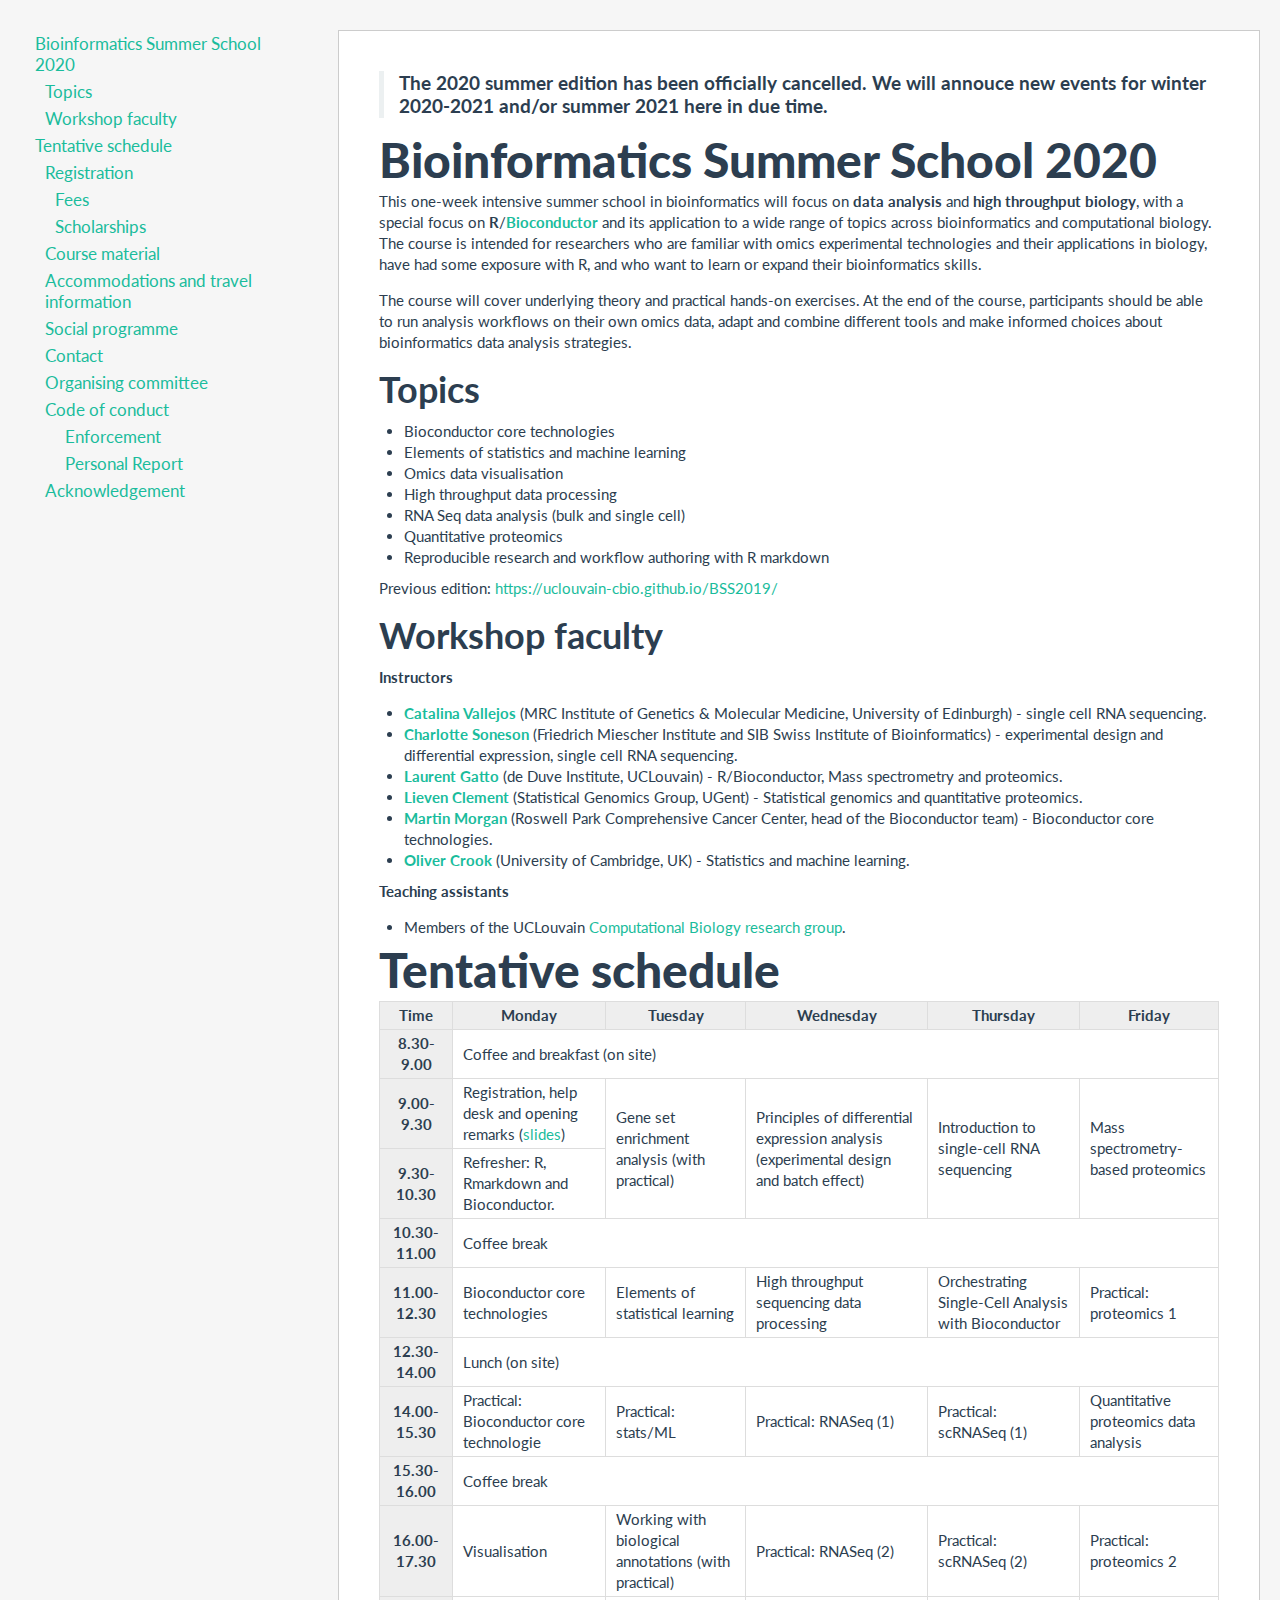
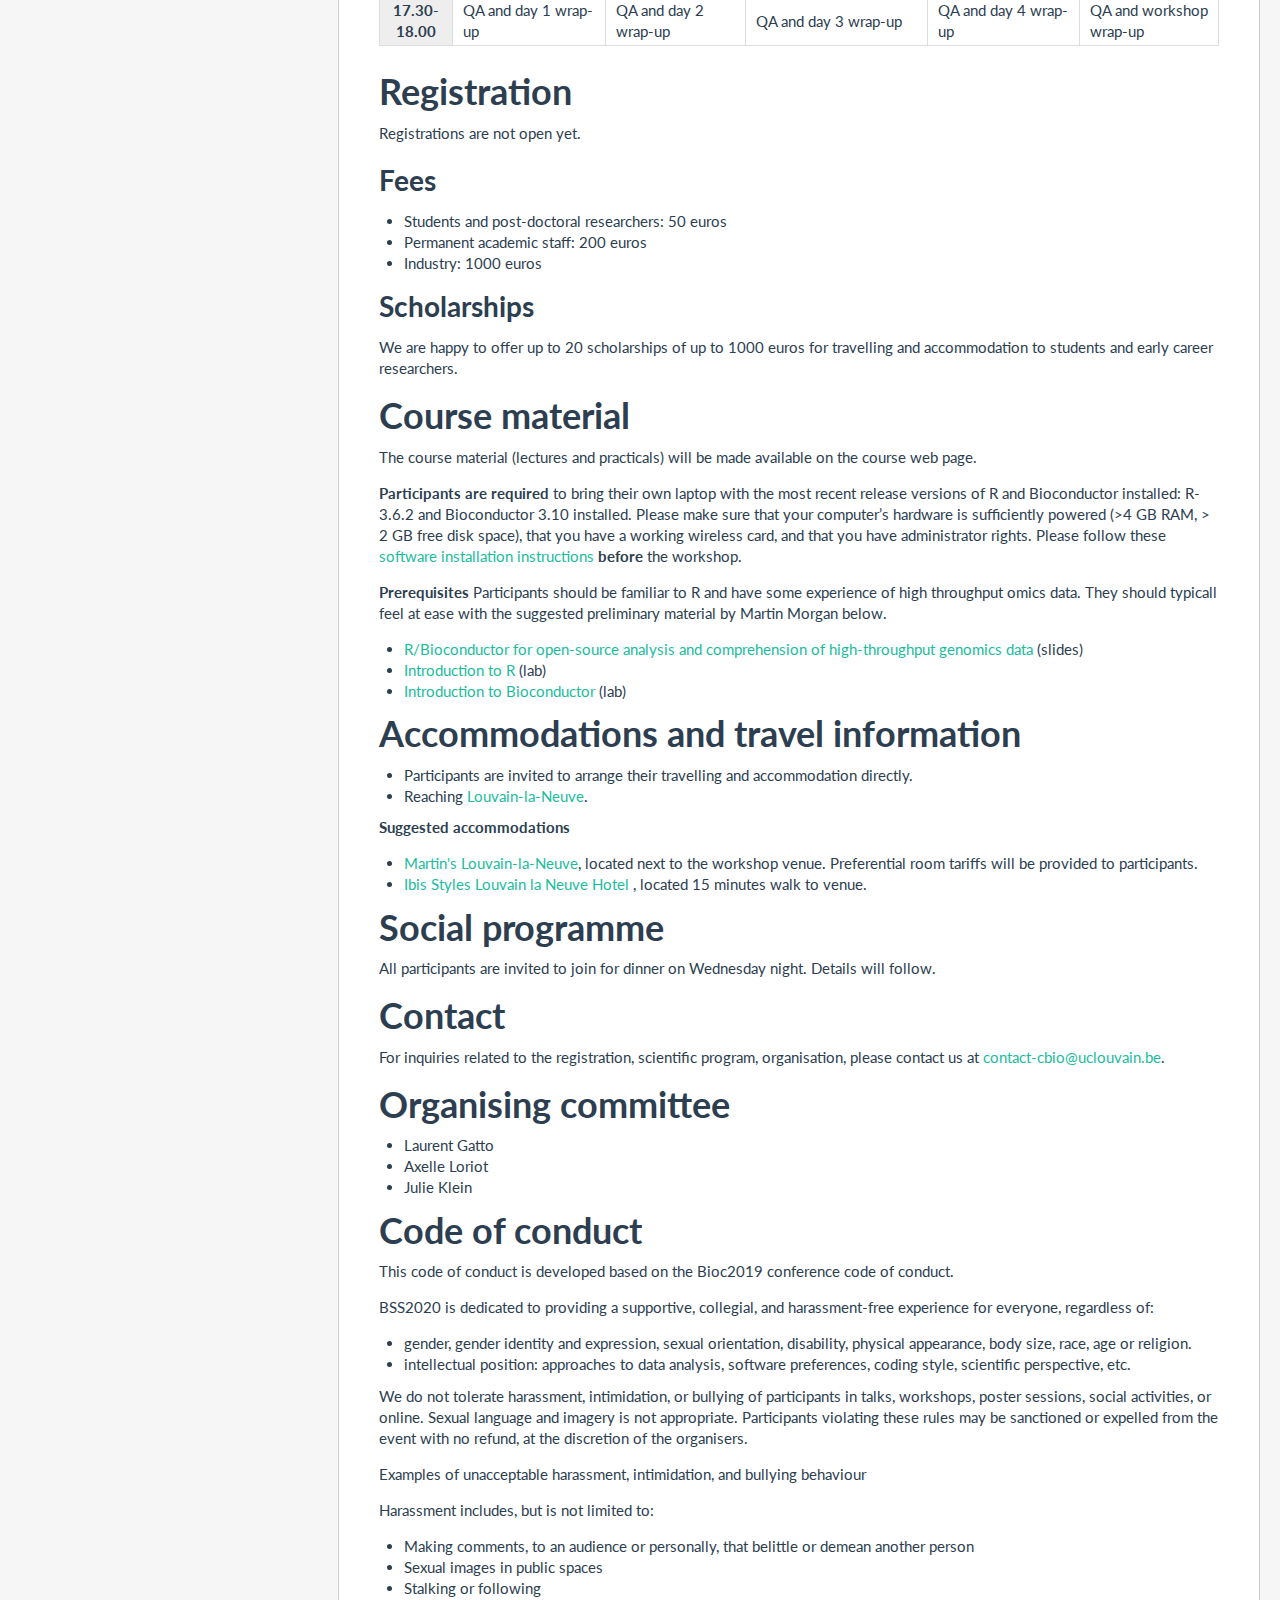
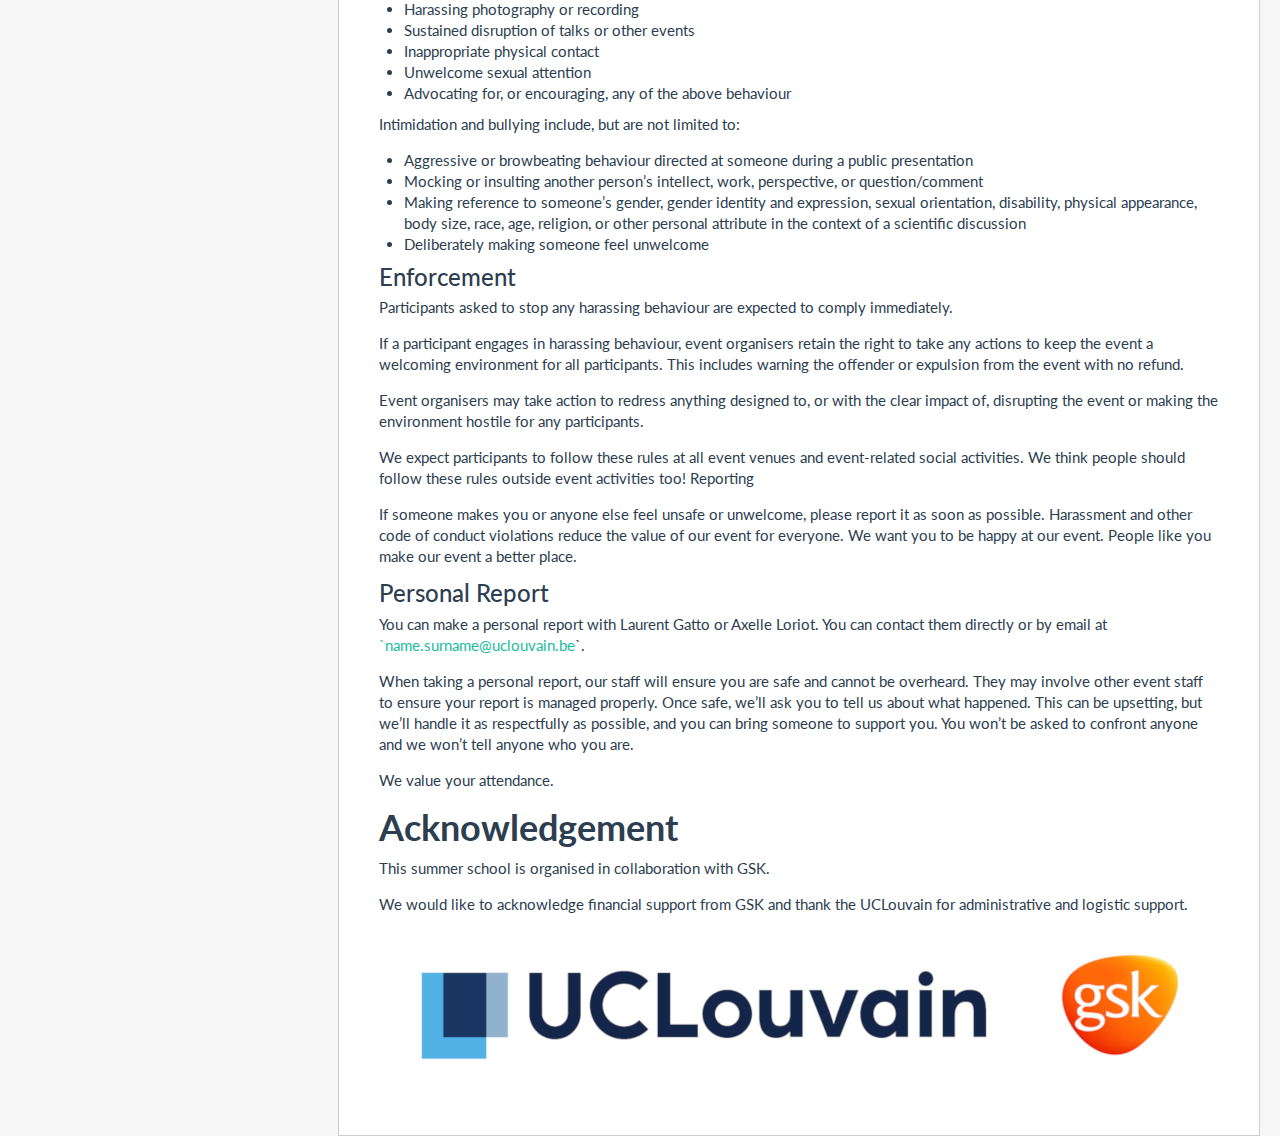
<file: docs/index.html>
<!DOCTYPE html>
<html>
  <head>
    <meta http-equiv="Content-Type" content="text/html; charset=UTF-8">
    <title>UCLouvain-CBIO BSS2020</title>
    <link type="text/css" rel="stylesheet" href="assets/css/bootstrap.css"/>
    <link type="text/css" rel="stylesheet" href="assets/css/bootstrap-responsive.css"/>
    <link type="text/css" rel="stylesheet" href="assets/css/pilcrow.css"/>
    <link type="text/css" rel="stylesheet" href="assets/css/hljs-github.min.css"/>
    <link type="text/css" rel="stylesheet" href="assets/css/style.css"/>
  </head>
<body>

  <div class="container-fluid">
    <div class="row-fluid">
      <div class="span3"><ul class="nav nav-list">
    <li class="sidebar-header-1"><a href="#bioinformatics-summer-school-2020">Bioinformatics Summer School 2020</a></li>
    <li class="sidebar-header-2"><a href="#topics">Topics</a></li>
    <li class="sidebar-header-2"><a href="#workshop-faculty">Workshop faculty</a></li>
    <li class="sidebar-header-1"><a href="#tentative-schedule">Tentative schedule</a></li>
    <li class="sidebar-header-2"><a href="#registration">Registration</a></li>
    <li class="sidebar-header-3"><a href="#fees">Fees</a></li>
    <li class="sidebar-header-3"><a href="#scholarships">Scholarships</a></li>
    <li class="sidebar-header-2"><a href="#course-material">Course material</a></li>
    <li class="sidebar-header-2"><a href="#accommodations-and-travel-information">Accommodations and travel information</a></li>
    <li class="sidebar-header-2"><a href="#social-programme">Social programme</a></li>
    <li class="sidebar-header-2"><a href="#contact">Contact</a></li>
    <li class="sidebar-header-2"><a href="#organising-committee">Organising committee</a></li>
    <li class="sidebar-header-2"><a href="#code-of-conduct">Code of conduct</a></li>
    <li class="sidebar-header-4"><a href="#enforcement">Enforcement</a></li>
    <li class="sidebar-header-4"><a href="#personal-report">Personal Report</a></li>
    <li class="sidebar-header-2"><a href="#acknowledgement">Acknowledgement</a></li>
</ul>
      </div>
      <div class="span9 main"><blockquote>
<p><strong>The 2020 summer edition has been officially cancelled. We will
annouce new events for winter 2020-2021 and/or summer 2021 here in due
time.</strong></p>
</blockquote>
<h1 id="bioinformatics-summer-school-2020"><a class="header-link" href="#bioinformatics-summer-school-2020"></a>Bioinformatics Summer School 2020</h1>
<!-- > - [UCLouvain](http://uclouvain.be/), Louvain-la-Neuve, Belgium -->
<!-- > - 6 - 10 July 2020 -->
<!-- > - [Louvain House](https://uclouvain.be/fr/louvainhouse) -->
<p>This one-week intensive summer school in bioinformatics will focus on
<strong>data analysis</strong> and <strong>high throughput biology</strong>, with a special
focus on <strong>R</strong>/<a href="https://lgatto.github.io/about/"><strong>Bioconductor</strong></a> and
its application to a wide range of topics across bioinformatics and
computational biology. The course is intended for researchers who are
familiar with omics experimental technologies and their applications
in biology, have had some exposure with R, and who want to learn or
expand their bioinformatics skills.</p>
<p>The course will cover underlying theory and practical hands-on
exercises. At the end of the course, participants should be able to
run analysis workflows on their own omics data, adapt and combine
different tools and make informed choices about bioinformatics data
analysis strategies.</p>
<h2 id="topics"><a class="header-link" href="#topics"></a>Topics</h2>
<ul class="list">
<li>Bioconductor core technologies</li>
<li>Elements of statistics and machine learning</li>
<li>Omics data visualisation</li>
<li>High throughput data processing</li>
<li>RNA Seq data analysis (bulk and single cell)</li>
<li>Quantitative proteomics</li>
<li>Reproducible research and workflow authoring with R markdown</li>
</ul>
<p>Previous edition: <a href="https://uclouvain-cbio.github.io/BSS2019/">https://uclouvain-cbio.github.io/BSS2019/</a></p>
<h2 id="workshop-faculty"><a class="header-link" href="#workshop-faculty"></a>Workshop faculty</h2>
<p><strong>Instructors</strong></p>
<ul class="list">
<li><a href="https://vallejosgroup.github.io/"><strong>Catalina Vallejos</strong></a>
(MRC Institute of Genetics &amp; Molecular Medicine, University of
Edinburgh) - single cell RNA sequencing.</li>
<li><a href="https://csoneson.github.io/index.html"><strong>Charlotte Soneson</strong></a>
(Friedrich Miescher Institute and SIB Swiss Institute of
Bioinformatics) - experimental design and differential expression,
single cell RNA sequencing.</li>
<li><a href="https://lgatto.github.io/about/"><strong>Laurent Gatto</strong></a> (de Duve
Institute, UCLouvain) - R/Bioconductor, Mass spectrometry and
proteomics.</li>
<li><a href="https://statomics.github.io/"><strong>Lieven Clement</strong></a> (Statistical Genomics Group, UGent) -
Statistical genomics and quantitative proteomics.</li>
<li><a href="https://www.roswellpark.org/martin-morgan"><strong>Martin Morgan</strong></a> (Roswell
Park Comprehensive Cancer Center, head of the Bioconductor team) -
Bioconductor core technologies.</li>
<li><a href="https://olivercrook.co.uk/"><strong>Oliver Crook</strong></a> (University of
Cambridge, UK) - Statistics and machine learning.</li>
</ul>
<p><strong>Teaching assistants</strong></p>
<ul class="list">
<li>Members of the UCLouvain <a href="https://lgatto.github.io/cbio-lab/">Computational Biology research
group</a>.</li>
</ul>
<h1 id="tentative-schedule"><a class="header-link" href="#tentative-schedule"></a>Tentative schedule</h1>
<table>
  <thead>
    <tr>
      <th>Time </th>
      <th>Monday</th>
      <th>Tuesday</th>
      <th>Wednesday</th>
      <th>Thursday</th>
      <th>Friday</th>
    </tr>
  </thead>
  <tbody>
     <tr>
        <th>8.30-9.00 </th>
        <td colspan=5>Coffee and breakfast (on site)</td>
     </tr>
     <tr>
        <th>9.00-9.30 </th>
        <td>Registration, help desk and opening remarks (<a href="https://docs.google.com/presentation/d/1RK5czd_e-sEx1MguYa093Y2s7d8EECJyGyn0JPJDAUY/edit?usp=sharing">slides</a>)</td>
        <td rowspan=2>Gene set enrichment analysis (with practical)</td>
        <td rowspan=2>Principles of differential expression analysis (experimental design and batch effect)</td>
        <td rowspan=2>Introduction to single-cell RNA sequencing</td>
        <td rowspan=2>Mass spectrometry-based proteomics</td>
     </tr>
     <tr>
        <th>9.30-10.30 </th>
        <td>Refresher: R, Rmarkdown and Bioconductor.</td>
     </tr>
     <tr>
        <th>10.30-11.00</th>
        <td colspan=5>Coffee break</td>
     </tr>
     <tr>
        <th>11.00-12.30</th>
        <td>Bioconductor core technologies</td>
        <td>Elements of statistical learning</td>
        <td>High throughput sequencing data processing</td>
        <td>Orchestrating Single-Cell Analysis with Bioconductor</td>
        <td>Practical: proteomics 1</td>
     </tr>
     <tr>
        <th>12.30-14.00</th>
        <td colspan=5>Lunch (on site)</td>
     </tr>
     <tr>
        <th>14.00-15.30</th>
        <td>Practical: Bioconductor core technologie</td>
        <td>Practical: stats/ML</td>
        <td>Practical: RNASeq (1)</td>
        <td>Practical: scRNASeq (1)</td>
        <td>Quantitative proteomics data analysis</td>
     </tr>
     <tr>
        <th>15.30-16.00</th>
        <td colspan=5>Coffee break</td>
     </tr>
     <tr>
        <th>16.00-17.30</th>
        <td>Visualisation</td>
        <td>Working with biological  annotations (with practical)</td>
        <td>Practical: RNASeq (2)</td>
        <td>Practical: scRNASeq (2)</td>
        <td>Practical: proteomics 2</td>
     </tr>
     <tr>
        <th>17.30-18.00</th>
        <td>QA and day 1 wrap-up</td>
        <td>QA and day 2 wrap-up</td>
        <td>QA and day 3 wrap-up</td>
        <td>QA and day 4 wrap-up</td>
        <td>QA and workshop wrap-up</td>
     </tr>
</tbody>
</table>

<!-- ## Downloads -->
<!-- - [Airways data](https://uclouvain-cbio.github.io/BSS2019/airway.zip) -->
<!--   (installed with the script above). -->
<!-- - The [extdata](https://uclouvain-cbio.github.io/BSS2019/extdata.zip) -->
<!--   files (installed with the script above). -->
<!-- - The [`hiiragi2013` ExpressionSet -->
<!--   object](https://github.com/lgatto/visualisation/raw/master/data/hiiragi2013.rda). -->
<!-- - DESeq2/dgeR objects: -->
<!--   [airway_dge.rds](https://uclouvain-cbio.github.io/BSS2019/airway_dge.rds) -->
<!--   and -->
<!--   [airway_ds_se.rds](https://uclouvain-cbio.github.io/BSS2019/airway_ds_se.rds) -->
<!-- - The [CPTAC proteomics data](https://raw.githubusercontent.com/lgatto/bioc-ms-prot/master/data/cptac_peptides.txt). -->
<h2 id="registration"><a class="header-link" href="#registration"></a>Registration</h2>
<!-- The summer school will be limited to 50 participants. -->
<p>Registrations are not open yet.</p>
<!-- To register, please fill out the [Google -->
<!-- form](https://forms.gle/3KduxptdxwXymRgn7), providing contact details, -->
<!-- information about your experience using R, Bioconductor, and omics in -->
<!-- general, how this workshop will benefit your research, and a CV and -->
<!-- motivation statement in case you would like to qualify for a -->
<!-- scholarship. These information will be used by the organising -->
<!-- committee to select participants in case of -->
<!-- over-subscription. Registrations will remain open until 23 March -->
<!-- midnight.  Registrants will then be notified by the 1 April 2020 -->
<!-- whether they were selected and will be invited to proceed with payment -->
<!-- by 15 April, upon which final registration will be confirmed. -->
<!-- Registrants will then be notified by the 1 April 2020 whether they -->
<!-- were selected and will be invited to proceed with payment by 15 April, -->
<!-- upon which final registration will be confirmed. -->
<!-- Note that after payment, no refunds will be offered in case of -->
<!-- cancellation. -->
<h3 id="fees"><a class="header-link" href="#fees"></a>Fees</h3>
<ul class="list">
<li>Students and post-doctoral researchers: 50 euros</li>
<li>Permanent academic staff: 200 euros</li>
<li>Industry: 1000 euros</li>
</ul>
<h3 id="scholarships"><a class="header-link" href="#scholarships"></a>Scholarships</h3>
<p>We are happy to offer up to 20 scholarships of up to 1000 euros for
travelling and accommodation to students and early career researchers.</p>
<h2 id="course-material"><a class="header-link" href="#course-material"></a>Course material</h2>
<p>The course material (lectures and practicals) will be made available
on the course web page.</p>
<p><strong>Participants are required</strong> to bring their own laptop with the most
recent release versions of R and Bioconductor installed: R-3.6.2 and
Bioconductor 3.10 installed. Please make sure that your computer’s
hardware is sufficiently powered (&gt;4 GB RAM, &gt; 2 GB free disk space),
that you have a working wireless card, and that you have administrator
rights. Please follow these <a href="https://uclouvain-cbio.github.io/BSS2020/installation.html">software installation
instructions</a>
<strong>before</strong> the workshop.</p>
<p><strong>Prerequisites</strong> Participants should be familiar to R and have some
experience of high throughput omics data. They should typicall feel at
ease with the suggested preliminary material by Martin Morgan below.</p>
<ul class="list">
<li><a href="https://docs.google.com/presentation/d/e/2PACX-1vS25aIVGDGCAJMsG1VNIxKaUbU7tsefGwMzAIxBLtUJG8ZO44m0zjYRvajli18xSbzwCgFrU_Zlb9kq/pub?start=false&amp;loop=false&amp;delayms=3000#slide=id.p">R/Bioconductor for open-source analysis and comprehension of high-throughput genomics data</a> (slides)</li>
<li><a href="https://bioconductor.org/help/course-materials/2017/CSAMA/labs/1-monday/lab-01-intro-to-r-bioc/L1.1-r-intro-morgan.html">Introduction to R</a> (lab)</li>
<li><a href="https://bioconductor.org/help/course-materials/2017/CSAMA/labs/1-monday/lab-01-intro-to-r-bioc/L1.2-bioc-intro-morgan.html">Introduction to Bioconductor</a> (lab)</li>
</ul>
<h2 id="accommodations-and-travel-information"><a class="header-link" href="#accommodations-and-travel-information"></a>Accommodations and travel information</h2>
<ul class="list">
<li>Participants are invited to arrange their travelling and accommodation directly.</li>
<li>Reaching <a href="https://uclouvain.be/en/sites/louvain-la-neuve/acces-et-plan.html">Louvain-la-Neuve</a>.</li>
</ul>
<p><strong>Suggested accommodations</strong></p>
<ul class="list">
<li><a href="https://www.martinshotels.com/en/hotel/martins-louvain-la-neuve">Martin&#39;s
Louvain-la-Neuve</a>,
located next to the workshop venue. Preferential room tariffs will
be provided to participants.</li>
<li><a href="https://www.accorhotels.com/gb/hotel-2200-ibis-styles-louvain-la-neuve-hotel-and-events/index.shtml">Ibis Styles Louvain la Neuve Hotel
</a>,
located 15 minutes walk to venue.</li>
</ul>
<h2 id="social-programme"><a class="header-link" href="#social-programme"></a>Social programme</h2>
<p>All participants are invited to join for dinner on Wednesday
night. Details will follow.</p>
<h2 id="contact"><a class="header-link" href="#contact"></a>Contact</h2>
<p>For inquiries related to the registration, scientific program,
organisation, please contact us at <a href="mailto:contact-cbio@uclouvain.be">contact-cbio@uclouvain.be</a>.</p>
<h2 id="organising-committee"><a class="header-link" href="#organising-committee"></a>Organising committee</h2>
<ul class="list">
<li>Laurent Gatto</li>
<li>Axelle Loriot</li>
<li>Julie Klein</li>
</ul>
<h2 id="code-of-conduct"><a class="header-link" href="#code-of-conduct"></a>Code of conduct</h2>
<p>This code of conduct is developed based on the Bioc2019 conference
code of conduct.</p>
<p>BSS2020 is dedicated to providing a supportive, collegial, and
harassment-free experience for everyone, regardless of:</p>
<ul class="list">
<li>gender, gender identity and expression, sexual orientation,
disability, physical appearance, body size, race, age or religion.</li>
<li>intellectual position: approaches to data analysis, software
preferences, coding style, scientific perspective, etc.</li>
</ul>
<p>We do not tolerate harassment, intimidation, or bullying of
participants in talks, workshops, poster sessions, social activities,
or online. Sexual language and imagery is not
appropriate. Participants violating these rules may be sanctioned or
expelled from the event with no refund, at the discretion of the
organisers.</p>
<p>Examples of unacceptable harassment, intimidation, and bullying behaviour</p>
<p>Harassment includes, but is not limited to:</p>
<ul class="list">
<li>Making comments, to an audience or personally, that belittle or demean another person</li>
<li>Sexual images in public spaces</li>
<li>Stalking or following</li>
<li>Harassing photography or recording</li>
<li>Sustained disruption of talks or other events</li>
<li>Inappropriate physical contact</li>
<li>Unwelcome sexual attention</li>
<li>Advocating for, or encouraging, any of the above behaviour</li>
</ul>
<p>Intimidation and bullying include, but are not limited to:</p>
<ul class="list">
<li>Aggressive or browbeating behaviour directed at someone during a public presentation</li>
<li>Mocking or insulting another person’s intellect, work, perspective, or question/comment</li>
<li>Making reference to someone’s gender, gender identity and
expression, sexual orientation, disability, physical appearance,
body size, race, age, religion, or other personal attribute in the
context of a scientific discussion</li>
<li>Deliberately making someone feel unwelcome</li>
</ul>
<h4 id="enforcement"><a class="header-link" href="#enforcement"></a>Enforcement</h4>
<p>Participants asked to stop any harassing behaviour are expected to
comply immediately.</p>
<p>If a participant engages in harassing behaviour, event organisers
retain the right to take any actions to keep the event a welcoming
environment for all participants. This includes warning the offender
or expulsion from the event with no refund.</p>
<p>Event organisers may take action to redress anything designed to, or
with the clear impact of, disrupting the event or making the
environment hostile for any participants.</p>
<p>We expect participants to follow these rules at all event venues and
event-related social activities. We think people should follow these
rules outside event activities too!  Reporting</p>
<p>If someone makes you or anyone else feel unsafe or unwelcome, please
report it as soon as possible. Harassment and other code of conduct
violations reduce the value of our event for everyone. We want you to
be happy at our event. People like you make our event a better place.</p>
<h4 id="personal-report"><a class="header-link" href="#personal-report"></a>Personal Report</h4>
<p>You can make a personal report with Laurent Gatto or Axelle
Loriot. You can contact them directly or by email at
<a href="mailto:`name.surname@uclouvain.be">`name.surname@uclouvain.be</a>`.</p>
<p>When taking a personal report, our staff will ensure you are safe and
cannot be overheard. They may involve other event staff to ensure your
report is managed properly. Once safe, we’ll ask you to tell us about
what happened. This can be upsetting, but we’ll handle it as
respectfully as possible, and you can bring someone to support
you. You won’t be asked to confront anyone and we won’t tell anyone
who you are.</p>
<p>We value your attendance.</p>
<h2 id="acknowledgement"><a class="header-link" href="#acknowledgement"></a>Acknowledgement</h2>
<p>This summer school is organised in collaboration with GSK.</p>
<p>We would like to acknowledge financial support from GSK and thank the
UCLouvain for administrative and logistic support.</p>
<p><img height="70" src="figs/UCLouvain.jpg">
<img height="70" src="figs/GSK.jpg"></p>
      </div>
    </div>
  </div>

  <script type="text/javascript" src="https://ajax.googleapis.com/ajax/libs/jquery/1.9.1/jquery.min.js"></script>
  <script type="text/javascript" src="assets/js/bootstrap.min.js"></script>
</body>
</html>
</file>
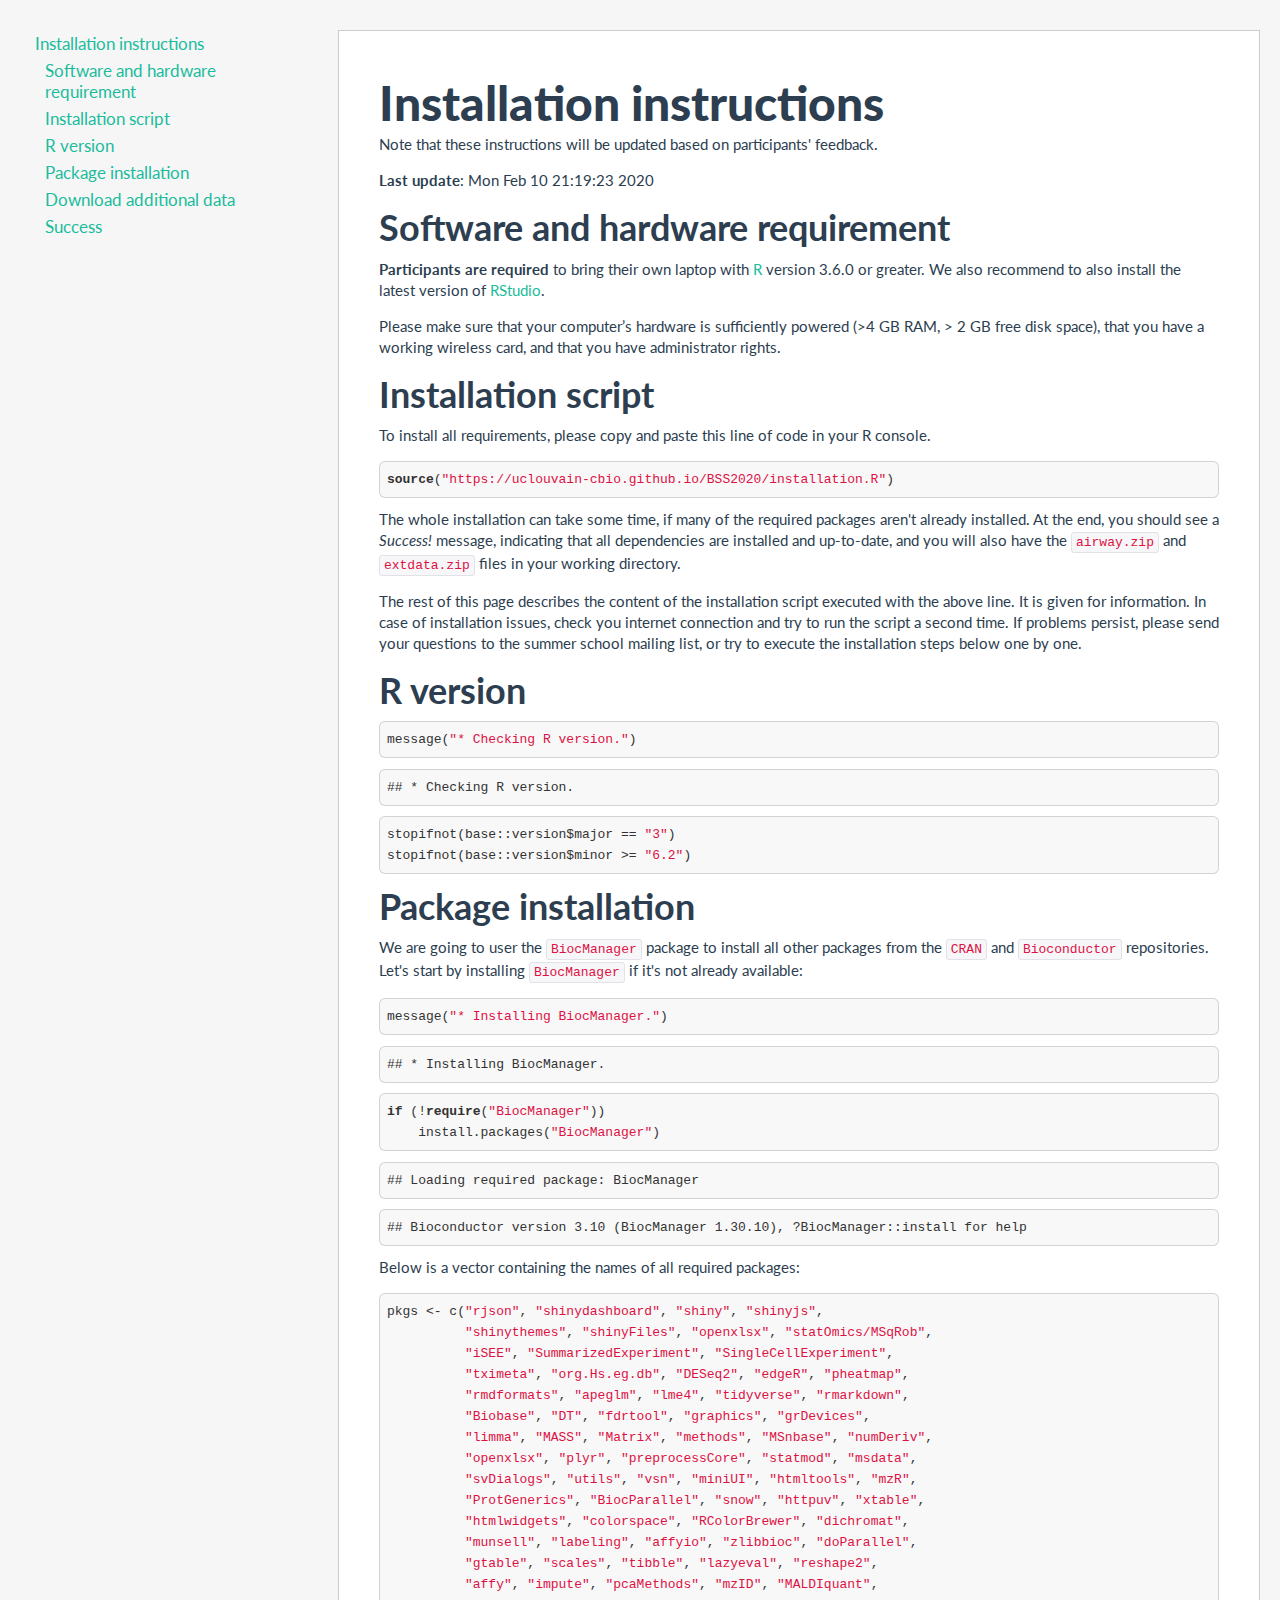
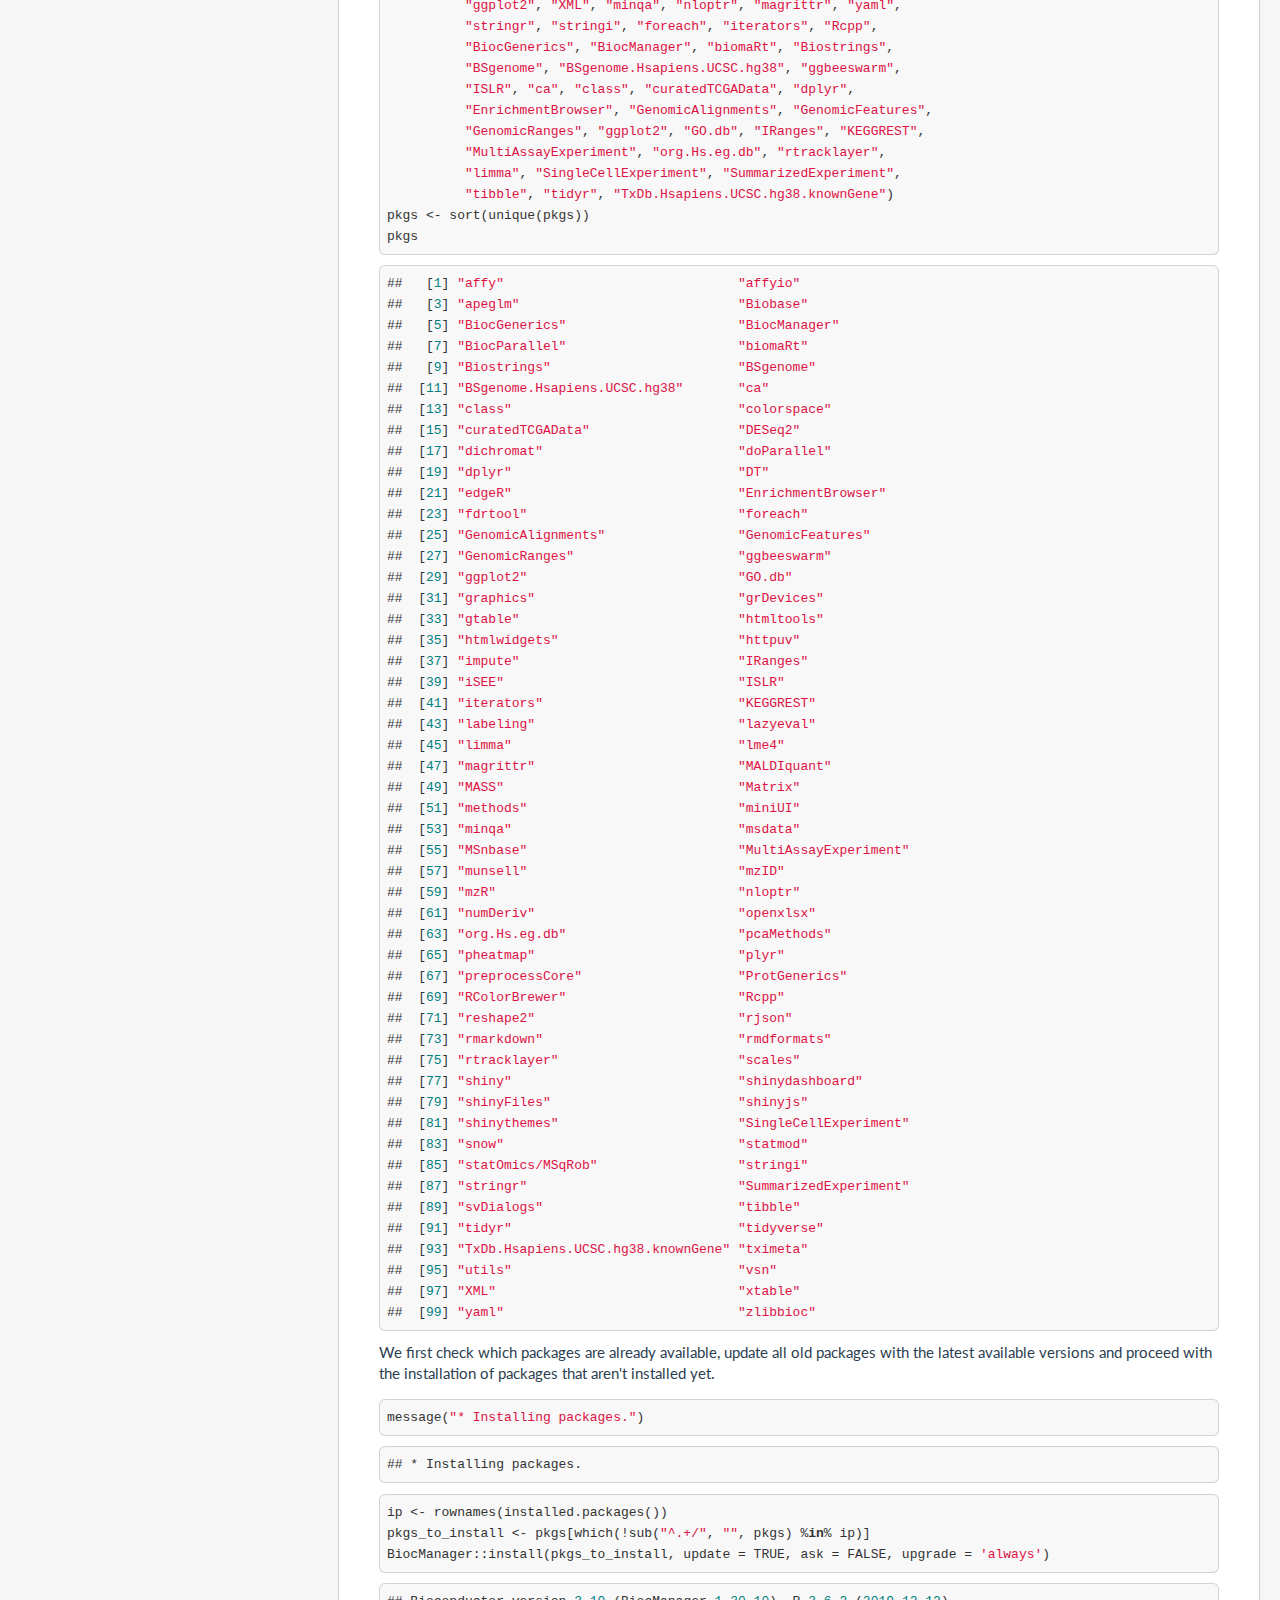
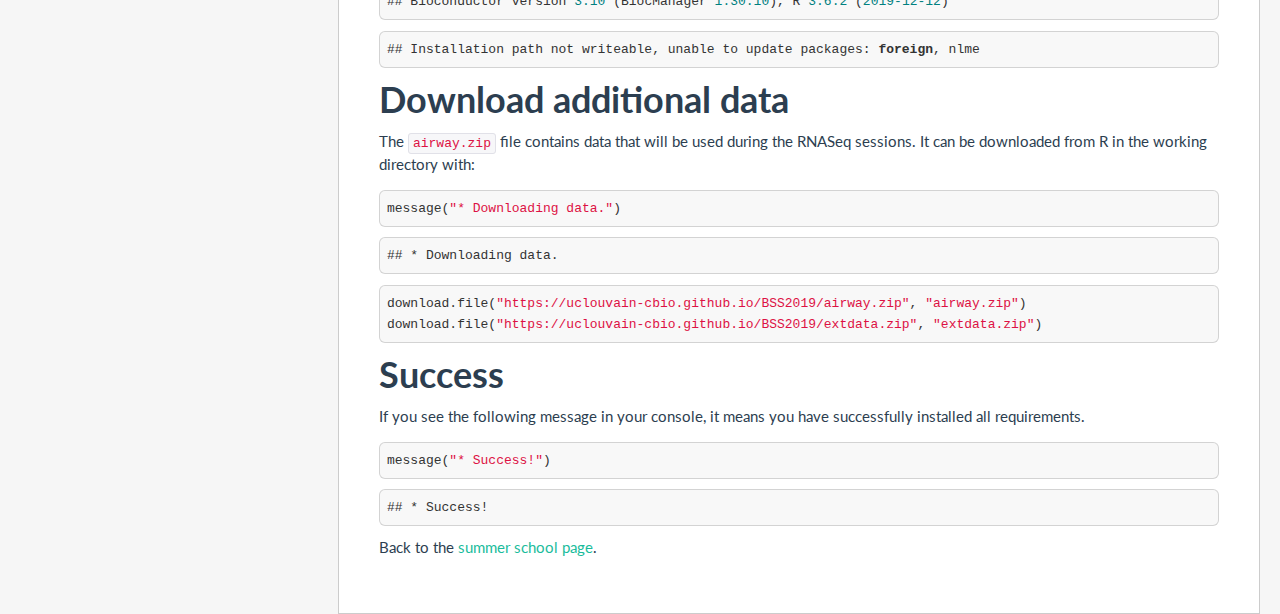
<file: docs/installation.html>
<!DOCTYPE html>
<html>
  <head>
    <meta http-equiv="Content-Type" content="text/html; charset=UTF-8">
    <title>Installation instructions</title>
    <link type="text/css" rel="stylesheet" href="assets/css/bootstrap.css"/>
    <link type="text/css" rel="stylesheet" href="assets/css/bootstrap-responsive.css"/>
    <link type="text/css" rel="stylesheet" href="assets/css/pilcrow.css"/>
    <link type="text/css" rel="stylesheet" href="assets/css/hljs-github.min.css"/>
    <link type="text/css" rel="stylesheet" href="assets/css/style.css"/>
  </head>
<body>

  <div class="container-fluid">
    <div class="row-fluid">
      <div class="span3"><ul class="nav nav-list">
    <li class="sidebar-header-1"><a href="#installation-instructions">Installation instructions</a></li>
    <li class="sidebar-header-2"><a href="#software-and-hardware-requirement">Software and hardware requirement</a></li>
    <li class="sidebar-header-2"><a href="#installation-script">Installation script</a></li>
    <li class="sidebar-header-2"><a href="#r-version">R version</a></li>
    <li class="sidebar-header-2"><a href="#package-installation">Package installation</a></li>
    <li class="sidebar-header-2"><a href="#download-additional-data">Download additional data</a></li>
    <li class="sidebar-header-2"><a href="#success">Success</a></li>
</ul>
      </div>
      <div class="span9 main"><h1 id="installation-instructions"><a class="header-link" href="#installation-instructions"></a>Installation instructions</h1>
<p>Note that these instructions will be updated based on participants&#39;
feedback.</p>
<p><strong>Last update</strong>: Mon Feb 10 21:19:23 2020</p>
<h2 id="software-and-hardware-requirement"><a class="header-link" href="#software-and-hardware-requirement"></a>Software and hardware requirement</h2>
<p><strong>Participants are required</strong> to bring their own laptop with
<a href="https://www.r-project.org/">R</a> version 3.6.0 or greater. We also
recommend to also install the latest version of
<a href="https://www.rstudio.com/products/rstudio/download/">RStudio</a>.</p>
<p>Please make sure that your computer’s hardware is sufficiently powered
(&gt;4 GB RAM, &gt; 2 GB free disk space), that you have a working wireless
card, and that you have administrator rights.</p>
<h2 id="installation-script"><a class="header-link" href="#installation-script"></a>Installation script</h2>
<p>To install all requirements, please copy and paste this line of code
in your R console.</p>
<pre class="hljs"><code><span class="hljs-keyword">source</span>(<span class="hljs-string">"https://uclouvain-cbio.github.io/BSS2020/installation.R"</span>)</code></pre><p>The whole installation can take some time, if many of the required
packages aren&#39;t already installed. At the end, you should see a
<em>Success!</em> message, indicating that all dependencies are installed and
up-to-date, and you will also have the <code>airway.zip</code> and <code>extdata.zip</code>
files in your working directory.</p>
<p>The rest of this page describes the content of the installation script
executed with the above line. It is given for information. In case of
installation issues, check you internet connection and try to run the
script a second time. If problems persist, please send your questions
to the summer school mailing list, or try to execute the installation
steps below one by one.</p>
<h2 id="r-version"><a class="header-link" href="#r-version"></a>R version</h2>
<pre class="hljs"><code>message(<span class="hljs-string">"* Checking R version."</span>)</code></pre><pre class="hljs"><code>## * Checking R version.</code></pre><pre class="hljs"><code>stopifnot(base::version$major == <span class="hljs-string">"3"</span>)
stopifnot(base::version$minor &gt;= <span class="hljs-string">"6.2"</span>)</code></pre><h2 id="package-installation"><a class="header-link" href="#package-installation"></a>Package installation</h2>
<p>We are going to user the <code>BiocManager</code> package to install all other
packages from the <code>CRAN</code> and <code>Bioconductor</code> repositories. Let&#39;s start
by installing <code>BiocManager</code> if it&#39;s not already available:</p>
<pre class="hljs"><code>message(<span class="hljs-string">"* Installing BiocManager."</span>)</code></pre><pre class="hljs"><code>## * Installing BiocManager.</code></pre><pre class="hljs"><code><span class="hljs-keyword">if</span> (!<span class="hljs-keyword">require</span>(<span class="hljs-string">"BiocManager"</span>))
    install.packages(<span class="hljs-string">"BiocManager"</span>)</code></pre><pre class="hljs"><code>## Loading required package: BiocManager</code></pre><pre class="hljs"><code>## <span class="hljs-selector-tag">Bioconductor</span> <span class="hljs-selector-tag">version</span> 3<span class="hljs-selector-class">.10</span> (<span class="hljs-selector-tag">BiocManager</span> 1<span class="hljs-selector-class">.30</span><span class="hljs-selector-class">.10</span>), ?<span class="hljs-selector-tag">BiocManager</span><span class="hljs-selector-pseudo">::install</span> <span class="hljs-selector-tag">for</span> <span class="hljs-selector-tag">help</span></code></pre><p>Below is a vector containing the names of all required packages:</p>
<pre class="hljs"><code>pkgs &lt;- c(<span class="hljs-string">"rjson"</span>, <span class="hljs-string">"shinydashboard"</span>, <span class="hljs-string">"shiny"</span>, <span class="hljs-string">"shinyjs"</span>,
          <span class="hljs-string">"shinythemes"</span>, <span class="hljs-string">"shinyFiles"</span>, <span class="hljs-string">"openxlsx"</span>, <span class="hljs-string">"statOmics/MSqRob"</span>,
          <span class="hljs-string">"iSEE"</span>, <span class="hljs-string">"SummarizedExperiment"</span>, <span class="hljs-string">"SingleCellExperiment"</span>,
          <span class="hljs-string">"tximeta"</span>, <span class="hljs-string">"org.Hs.eg.db"</span>, <span class="hljs-string">"DESeq2"</span>, <span class="hljs-string">"edgeR"</span>, <span class="hljs-string">"pheatmap"</span>,
          <span class="hljs-string">"rmdformats"</span>, <span class="hljs-string">"apeglm"</span>, <span class="hljs-string">"lme4"</span>, <span class="hljs-string">"tidyverse"</span>, <span class="hljs-string">"rmarkdown"</span>,
          <span class="hljs-string">"Biobase"</span>, <span class="hljs-string">"DT"</span>, <span class="hljs-string">"fdrtool"</span>, <span class="hljs-string">"graphics"</span>, <span class="hljs-string">"grDevices"</span>,
          <span class="hljs-string">"limma"</span>, <span class="hljs-string">"MASS"</span>, <span class="hljs-string">"Matrix"</span>, <span class="hljs-string">"methods"</span>, <span class="hljs-string">"MSnbase"</span>, <span class="hljs-string">"numDeriv"</span>,
          <span class="hljs-string">"openxlsx"</span>, <span class="hljs-string">"plyr"</span>, <span class="hljs-string">"preprocessCore"</span>, <span class="hljs-string">"statmod"</span>, <span class="hljs-string">"msdata"</span>,
          <span class="hljs-string">"svDialogs"</span>, <span class="hljs-string">"utils"</span>, <span class="hljs-string">"vsn"</span>, <span class="hljs-string">"miniUI"</span>, <span class="hljs-string">"htmltools"</span>, <span class="hljs-string">"mzR"</span>,
          <span class="hljs-string">"ProtGenerics"</span>, <span class="hljs-string">"BiocParallel"</span>, <span class="hljs-string">"snow"</span>, <span class="hljs-string">"httpuv"</span>, <span class="hljs-string">"xtable"</span>,
          <span class="hljs-string">"htmlwidgets"</span>, <span class="hljs-string">"colorspace"</span>, <span class="hljs-string">"RColorBrewer"</span>, <span class="hljs-string">"dichromat"</span>,
          <span class="hljs-string">"munsell"</span>, <span class="hljs-string">"labeling"</span>, <span class="hljs-string">"affyio"</span>, <span class="hljs-string">"zlibbioc"</span>, <span class="hljs-string">"doParallel"</span>,
          <span class="hljs-string">"gtable"</span>, <span class="hljs-string">"scales"</span>, <span class="hljs-string">"tibble"</span>, <span class="hljs-string">"lazyeval"</span>, <span class="hljs-string">"reshape2"</span>,
          <span class="hljs-string">"affy"</span>, <span class="hljs-string">"impute"</span>, <span class="hljs-string">"pcaMethods"</span>, <span class="hljs-string">"mzID"</span>, <span class="hljs-string">"MALDIquant"</span>,
          <span class="hljs-string">"ggplot2"</span>, <span class="hljs-string">"XML"</span>, <span class="hljs-string">"minqa"</span>, <span class="hljs-string">"nloptr"</span>, <span class="hljs-string">"magrittr"</span>, <span class="hljs-string">"yaml"</span>,
          <span class="hljs-string">"stringr"</span>, <span class="hljs-string">"stringi"</span>, <span class="hljs-string">"foreach"</span>, <span class="hljs-string">"iterators"</span>, <span class="hljs-string">"Rcpp"</span>,
          <span class="hljs-string">"BiocGenerics"</span>, <span class="hljs-string">"BiocManager"</span>, <span class="hljs-string">"biomaRt"</span>, <span class="hljs-string">"Biostrings"</span>,
          <span class="hljs-string">"BSgenome"</span>, <span class="hljs-string">"BSgenome.Hsapiens.UCSC.hg38"</span>, <span class="hljs-string">"ggbeeswarm"</span>,
          <span class="hljs-string">"ISLR"</span>, <span class="hljs-string">"ca"</span>, <span class="hljs-string">"class"</span>, <span class="hljs-string">"curatedTCGAData"</span>, <span class="hljs-string">"dplyr"</span>,
          <span class="hljs-string">"EnrichmentBrowser"</span>, <span class="hljs-string">"GenomicAlignments"</span>, <span class="hljs-string">"GenomicFeatures"</span>,
          <span class="hljs-string">"GenomicRanges"</span>, <span class="hljs-string">"ggplot2"</span>, <span class="hljs-string">"GO.db"</span>, <span class="hljs-string">"IRanges"</span>, <span class="hljs-string">"KEGGREST"</span>,
          <span class="hljs-string">"MultiAssayExperiment"</span>, <span class="hljs-string">"org.Hs.eg.db"</span>, <span class="hljs-string">"rtracklayer"</span>,
          <span class="hljs-string">"limma"</span>, <span class="hljs-string">"SingleCellExperiment"</span>, <span class="hljs-string">"SummarizedExperiment"</span>,
          <span class="hljs-string">"tibble"</span>, <span class="hljs-string">"tidyr"</span>, <span class="hljs-string">"TxDb.Hsapiens.UCSC.hg38.knownGene"</span>)
pkgs &lt;- sort(unique(pkgs))
pkgs</code></pre><pre class="hljs"><code>##   [<span class="hljs-number">1</span>] <span class="hljs-string">"affy"</span>                              <span class="hljs-string">"affyio"</span>                           
##   [<span class="hljs-number">3</span>] <span class="hljs-string">"apeglm"</span>                            <span class="hljs-string">"Biobase"</span>                          
##   [<span class="hljs-number">5</span>] <span class="hljs-string">"BiocGenerics"</span>                      <span class="hljs-string">"BiocManager"</span>                      
##   [<span class="hljs-number">7</span>] <span class="hljs-string">"BiocParallel"</span>                      <span class="hljs-string">"biomaRt"</span>                          
##   [<span class="hljs-number">9</span>] <span class="hljs-string">"Biostrings"</span>                        <span class="hljs-string">"BSgenome"</span>                         
##  [<span class="hljs-number">11</span>] <span class="hljs-string">"BSgenome.Hsapiens.UCSC.hg38"</span>       <span class="hljs-string">"ca"</span>                               
##  [<span class="hljs-number">13</span>] <span class="hljs-string">"class"</span>                             <span class="hljs-string">"colorspace"</span>                       
##  [<span class="hljs-number">15</span>] <span class="hljs-string">"curatedTCGAData"</span>                   <span class="hljs-string">"DESeq2"</span>                           
##  [<span class="hljs-number">17</span>] <span class="hljs-string">"dichromat"</span>                         <span class="hljs-string">"doParallel"</span>                       
##  [<span class="hljs-number">19</span>] <span class="hljs-string">"dplyr"</span>                             <span class="hljs-string">"DT"</span>                               
##  [<span class="hljs-number">21</span>] <span class="hljs-string">"edgeR"</span>                             <span class="hljs-string">"EnrichmentBrowser"</span>                
##  [<span class="hljs-number">23</span>] <span class="hljs-string">"fdrtool"</span>                           <span class="hljs-string">"foreach"</span>                          
##  [<span class="hljs-number">25</span>] <span class="hljs-string">"GenomicAlignments"</span>                 <span class="hljs-string">"GenomicFeatures"</span>                  
##  [<span class="hljs-number">27</span>] <span class="hljs-string">"GenomicRanges"</span>                     <span class="hljs-string">"ggbeeswarm"</span>                       
##  [<span class="hljs-number">29</span>] <span class="hljs-string">"ggplot2"</span>                           <span class="hljs-string">"GO.db"</span>                            
##  [<span class="hljs-number">31</span>] <span class="hljs-string">"graphics"</span>                          <span class="hljs-string">"grDevices"</span>                        
##  [<span class="hljs-number">33</span>] <span class="hljs-string">"gtable"</span>                            <span class="hljs-string">"htmltools"</span>                        
##  [<span class="hljs-number">35</span>] <span class="hljs-string">"htmlwidgets"</span>                       <span class="hljs-string">"httpuv"</span>                           
##  [<span class="hljs-number">37</span>] <span class="hljs-string">"impute"</span>                            <span class="hljs-string">"IRanges"</span>                          
##  [<span class="hljs-number">39</span>] <span class="hljs-string">"iSEE"</span>                              <span class="hljs-string">"ISLR"</span>                             
##  [<span class="hljs-number">41</span>] <span class="hljs-string">"iterators"</span>                         <span class="hljs-string">"KEGGREST"</span>                         
##  [<span class="hljs-number">43</span>] <span class="hljs-string">"labeling"</span>                          <span class="hljs-string">"lazyeval"</span>                         
##  [<span class="hljs-number">45</span>] <span class="hljs-string">"limma"</span>                             <span class="hljs-string">"lme4"</span>                             
##  [<span class="hljs-number">47</span>] <span class="hljs-string">"magrittr"</span>                          <span class="hljs-string">"MALDIquant"</span>                       
##  [<span class="hljs-number">49</span>] <span class="hljs-string">"MASS"</span>                              <span class="hljs-string">"Matrix"</span>                           
##  [<span class="hljs-number">51</span>] <span class="hljs-string">"methods"</span>                           <span class="hljs-string">"miniUI"</span>                           
##  [<span class="hljs-number">53</span>] <span class="hljs-string">"minqa"</span>                             <span class="hljs-string">"msdata"</span>                           
##  [<span class="hljs-number">55</span>] <span class="hljs-string">"MSnbase"</span>                           <span class="hljs-string">"MultiAssayExperiment"</span>             
##  [<span class="hljs-number">57</span>] <span class="hljs-string">"munsell"</span>                           <span class="hljs-string">"mzID"</span>                             
##  [<span class="hljs-number">59</span>] <span class="hljs-string">"mzR"</span>                               <span class="hljs-string">"nloptr"</span>                           
##  [<span class="hljs-number">61</span>] <span class="hljs-string">"numDeriv"</span>                          <span class="hljs-string">"openxlsx"</span>                         
##  [<span class="hljs-number">63</span>] <span class="hljs-string">"org.Hs.eg.db"</span>                      <span class="hljs-string">"pcaMethods"</span>                       
##  [<span class="hljs-number">65</span>] <span class="hljs-string">"pheatmap"</span>                          <span class="hljs-string">"plyr"</span>                             
##  [<span class="hljs-number">67</span>] <span class="hljs-string">"preprocessCore"</span>                    <span class="hljs-string">"ProtGenerics"</span>                     
##  [<span class="hljs-number">69</span>] <span class="hljs-string">"RColorBrewer"</span>                      <span class="hljs-string">"Rcpp"</span>                             
##  [<span class="hljs-number">71</span>] <span class="hljs-string">"reshape2"</span>                          <span class="hljs-string">"rjson"</span>                            
##  [<span class="hljs-number">73</span>] <span class="hljs-string">"rmarkdown"</span>                         <span class="hljs-string">"rmdformats"</span>                       
##  [<span class="hljs-number">75</span>] <span class="hljs-string">"rtracklayer"</span>                       <span class="hljs-string">"scales"</span>                           
##  [<span class="hljs-number">77</span>] <span class="hljs-string">"shiny"</span>                             <span class="hljs-string">"shinydashboard"</span>                   
##  [<span class="hljs-number">79</span>] <span class="hljs-string">"shinyFiles"</span>                        <span class="hljs-string">"shinyjs"</span>                          
##  [<span class="hljs-number">81</span>] <span class="hljs-string">"shinythemes"</span>                       <span class="hljs-string">"SingleCellExperiment"</span>             
##  [<span class="hljs-number">83</span>] <span class="hljs-string">"snow"</span>                              <span class="hljs-string">"statmod"</span>                          
##  [<span class="hljs-number">85</span>] <span class="hljs-string">"statOmics/MSqRob"</span>                  <span class="hljs-string">"stringi"</span>                          
##  [<span class="hljs-number">87</span>] <span class="hljs-string">"stringr"</span>                           <span class="hljs-string">"SummarizedExperiment"</span>             
##  [<span class="hljs-number">89</span>] <span class="hljs-string">"svDialogs"</span>                         <span class="hljs-string">"tibble"</span>                           
##  [<span class="hljs-number">91</span>] <span class="hljs-string">"tidyr"</span>                             <span class="hljs-string">"tidyverse"</span>                        
##  [<span class="hljs-number">93</span>] <span class="hljs-string">"TxDb.Hsapiens.UCSC.hg38.knownGene"</span> <span class="hljs-string">"tximeta"</span>                          
##  [<span class="hljs-number">95</span>] <span class="hljs-string">"utils"</span>                             <span class="hljs-string">"vsn"</span>                              
##  [<span class="hljs-number">97</span>] <span class="hljs-string">"XML"</span>                               <span class="hljs-string">"xtable"</span>                           
##  [<span class="hljs-number">99</span>] <span class="hljs-string">"yaml"</span>                              <span class="hljs-string">"zlibbioc"</span></code></pre><p>We first check which packages are already available, update all old
packages with the latest available versions and proceed with the
installation of packages that aren&#39;t installed yet.</p>
<pre class="hljs"><code>message(<span class="hljs-string">"* Installing packages."</span>)</code></pre><pre class="hljs"><code>## * Installing packages.</code></pre><pre class="hljs"><code>ip &lt;- rownames(installed.packages())
pkgs_to_install &lt;- pkgs[which(!sub(<span class="hljs-string">"^.+/"</span>, <span class="hljs-string">""</span>, pkgs) %<span class="hljs-keyword">in</span>% ip)]
BiocManager::install(pkgs_to_install, update = <span class="hljs-literal">TRUE</span>, ask = <span class="hljs-literal">FALSE</span>, upgrade = <span class="hljs-string">'always'</span>)</code></pre><pre class="hljs"><code>## Bioconductor version <span class="hljs-number">3.10</span> (BiocManager <span class="hljs-number">1.30</span><span class="hljs-number">.10</span>), R <span class="hljs-number">3.6</span><span class="hljs-number">.2</span> (<span class="hljs-number">2019</span><span class="hljs-number">-12</span><span class="hljs-number">-12</span>)</code></pre><pre class="hljs"><code>## Installation path not writeable, unable to update packages: <span class="hljs-keyword">foreign</span>, nlme</code></pre><!-- Below, we also install the `BiocIntro` package if not already -->
<!-- available: -->
<!-- ```{r biocintro, eval = TRUE} -->
<!-- if (!"BiocIntro" %in% ip) -->
<!--     BiocManager::install("Bioconductor/BiocIntro", ref = "BSS2020") -->
<!-- ``` -->
<h2 id="download-additional-data"><a class="header-link" href="#download-additional-data"></a>Download additional data</h2>
<p>The
<a href="https://uclouvain-cbio.github.io/BSS2019/airway.zip"><code>airway.zip</code></a>
file contains data that will be used during the RNASeq sessions. It can
be downloaded from R in the working directory with:</p>
<pre class="hljs"><code>message(<span class="hljs-string">"* Downloading data."</span>)</code></pre><pre class="hljs"><code>## * Downloading data.</code></pre><pre class="hljs"><code>download.file(<span class="hljs-string">"https://uclouvain-cbio.github.io/BSS2019/airway.zip"</span>, <span class="hljs-string">"airway.zip"</span>)
download.file(<span class="hljs-string">"https://uclouvain-cbio.github.io/BSS2019/extdata.zip"</span>, <span class="hljs-string">"extdata.zip"</span>)</code></pre><h2 id="success"><a class="header-link" href="#success"></a>Success</h2>
<p>If you see the following message in your console, it means you have
successfully installed all requirements.</p>
<pre class="hljs"><code>message(<span class="hljs-string">"* Success!"</span>)</code></pre><pre class="hljs"><code>## * Success!</code></pre><p>Back to the <a href="./index.html">summer school page</a>.</p>
      </div>
    </div>
  </div>

  <script type="text/javascript" src="https://ajax.googleapis.com/ajax/libs/jquery/1.9.1/jquery.min.js"></script>
  <script type="text/javascript" src="assets/js/bootstrap.min.js"></script>
</body>
</html>
</file>
<file: docs/assets/css/pilcrow.css>
h1,
h2,
h3,
h4,
h5,
h6 {
  position: relative;
}

h1:hover .header-link:before,
h2:hover .header-link:before,
h3:hover .header-link:before,
h4:hover .header-link:before,
h5:hover .header-link:before,
h6:hover .header-link:before {
    content: "\00B6";/* pilcrow */
    color: #888;
    font-size: smaller;
}

.header-link {
  -webkit-user-select: none;
  -moz-user-select: none;
  -ms-user-select: none;
  user-select: none;

  position: absolute;
  top: 0;
  left: -0.7em;
  display: block;
  padding-right: 1em;
}

h1:hover .header-link,
h2:hover .header-link,
h3:hover .header-link,
h4:hover .header-link,
h5:hover .header-link,
h6:hover .header-link {
  display: inline-block;
  text-decoration: none;
}
</file>
<file: docs/assets/css/style.css>
body {
  background-color: #f6f6f6;
  padding-top: 30px;
}
.main {
  background-color: #fff;
  border: 1px solid #CCC;
  padding: 40px;
}
.container {
  width: 1100px;
}
.nav-list {
  font-size: 17px;
}
.nav-header {
  font-size: 17px;
  text-transform: none;
  line-height: 30px;
}
.sidebar-header-2 { margin-left: 10px; }
.sidebar-header-3 { margin-left: 20px; }
.sidebar-header-4 { margin-left: 30px; }
.sidebar-header-5 { margin-left: 40px; }

table {
    margin-left: auto;
    margin-right: auto;
    margin-bottom: 24px;
    border-bottom: 1px solid #ddd;
    border-right: 1px solid #ddd;
    border-spacing: 0;
}
table th {
    padding: 3px 10px;
    background-color: #eee;
    border-top: 1px solid #ddd;
    border-left: 1px solid #ddd;
}
table tr {
}
table td {
    padding: 3px 10px;
    border-top: 1px solid #ddd;
    border-left: 1px solid #ddd;
}
</file>
<file: docs/assets/css/hljs-github.min.css>
/*

github.com style (c) Vasily Polovnyov <vast@whiteants.net>

*/

.hljs {
  display: block;
  overflow-x: auto;
  padding: 0.5em;
  color: #333;
  background: #f8f8f8;
  -webkit-text-size-adjust: none;
}

.hljs-comment,
.diff .hljs-header,
.hljs-javadoc {
  color: #998;
  font-style: italic;
}

.hljs-keyword,
.css .rule .hljs-keyword,
.hljs-winutils,
.nginx .hljs-title,
.hljs-subst,
.hljs-request,
.hljs-status {
  color: #333;
  font-weight: bold;
}

.hljs-number,
.hljs-hexcolor,
.ruby .hljs-constant {
  color: #008080;
}

.hljs-string,
.hljs-tag .hljs-value,
.hljs-phpdoc,
.hljs-dartdoc,
.tex .hljs-formula {
  color: #d14;
}

.hljs-title,
.hljs-id,
.scss .hljs-preprocessor {
  color: #900;
  font-weight: bold;
}

.hljs-list .hljs-keyword,
.hljs-subst {
  font-weight: normal;
}

.hljs-class .hljs-title,
.hljs-type,
.vhdl .hljs-literal,
.tex .hljs-command {
  color: #458;
  font-weight: bold;
}

.hljs-tag,
.hljs-tag .hljs-title,
.hljs-rules .hljs-property,
.django .hljs-tag .hljs-keyword {
  color: #000080;
  font-weight: normal;
}

.hljs-attribute,
.hljs-variable,
.lisp .hljs-body {
  color: #008080;
}

.hljs-regexp {
  color: #009926;
}

.hljs-symbol,
.ruby .hljs-symbol .hljs-string,
.lisp .hljs-keyword,
.clojure .hljs-keyword,
.scheme .hljs-keyword,
.tex .hljs-special,
.hljs-prompt {
  color: #990073;
}

.hljs-built_in {
  color: #0086b3;
}

.hljs-preprocessor,
.hljs-pragma,
.hljs-pi,
.hljs-doctype,
.hljs-shebang,
.hljs-cdata {
  color: #999;
  font-weight: bold;
}

.hljs-deletion {
  background: #fdd;
}

.hljs-addition {
  background: #dfd;
}

.diff .hljs-change {
  background: #0086b3;
}

.hljs-chunk {
  color: #aaa;
}
</file>
